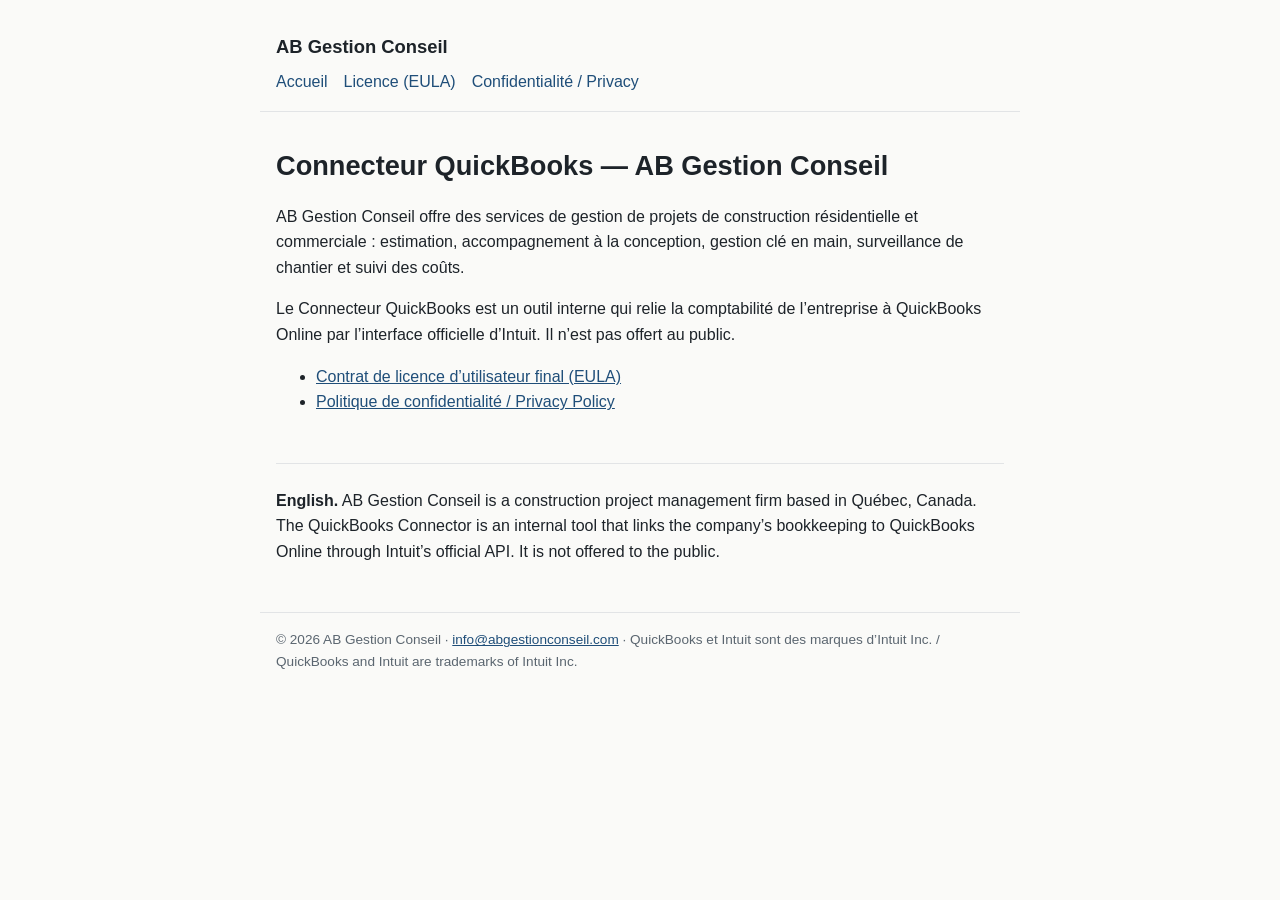
<file: index.html>
<!doctype html><html lang="fr"><head><meta charset="utf-8"><meta name="viewport" content="width=device-width,initial-scale=1"><link rel="stylesheet" href="style.css"><title>AB Gestion Conseil</title></head><body><header><a class="brand" href="index.html">AB Gestion Conseil</a><nav><a href="index.html">Accueil</a><a href="eula.html">Licence (EULA)</a><a href="privacy.html">Confidentialité / Privacy</a></nav></header><main>
<h1>Connecteur QuickBooks — AB Gestion Conseil</h1>
<p>AB Gestion Conseil offre des services de gestion de projets de construction résidentielle et commerciale : estimation, accompagnement à la conception, gestion clé en main, surveillance de chantier et suivi des coûts.</p>
<p>Le Connecteur QuickBooks est un outil interne qui relie la comptabilité de l’entreprise à QuickBooks Online par l’interface officielle d’Intuit. Il n’est pas offert au public.</p>
<ul><li><a href="eula.html">Contrat de licence d’utilisateur final (EULA)</a></li><li><a href="privacy.html">Politique de confidentialité / Privacy Policy</a></li></ul>
<div class="lang"><p lang="en"><strong>English.</strong> AB Gestion Conseil is a construction project management firm based in Québec, Canada. The QuickBooks Connector is an internal tool that links the company’s bookkeeping to QuickBooks Online through Intuit’s official API. It is not offered to the public.</p></div>
</main><footer>© 2026 AB Gestion Conseil · <a href="mailto:info@abgestionconseil.com">info@abgestionconseil.com</a> · QuickBooks et Intuit sont des marques d’Intuit Inc. / QuickBooks and Intuit are trademarks of Intuit Inc.</footer></body></html>
</file>
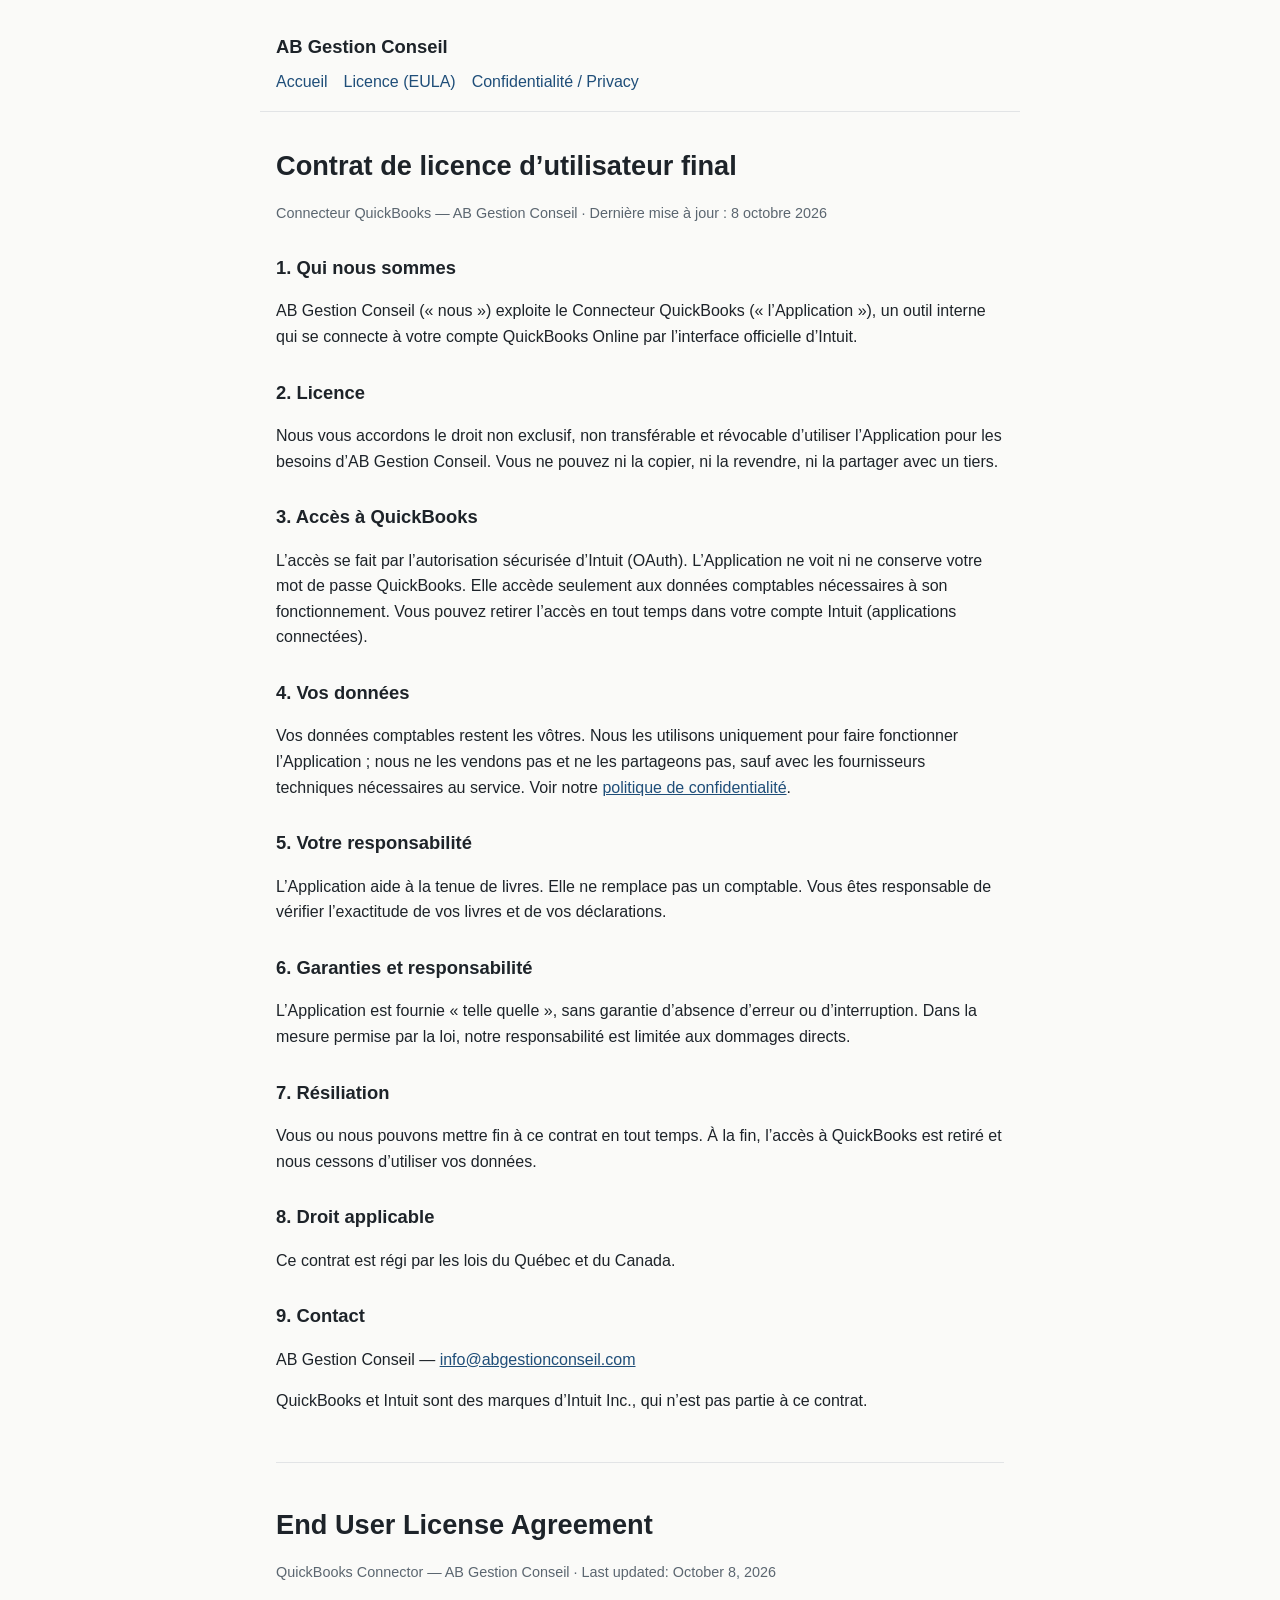
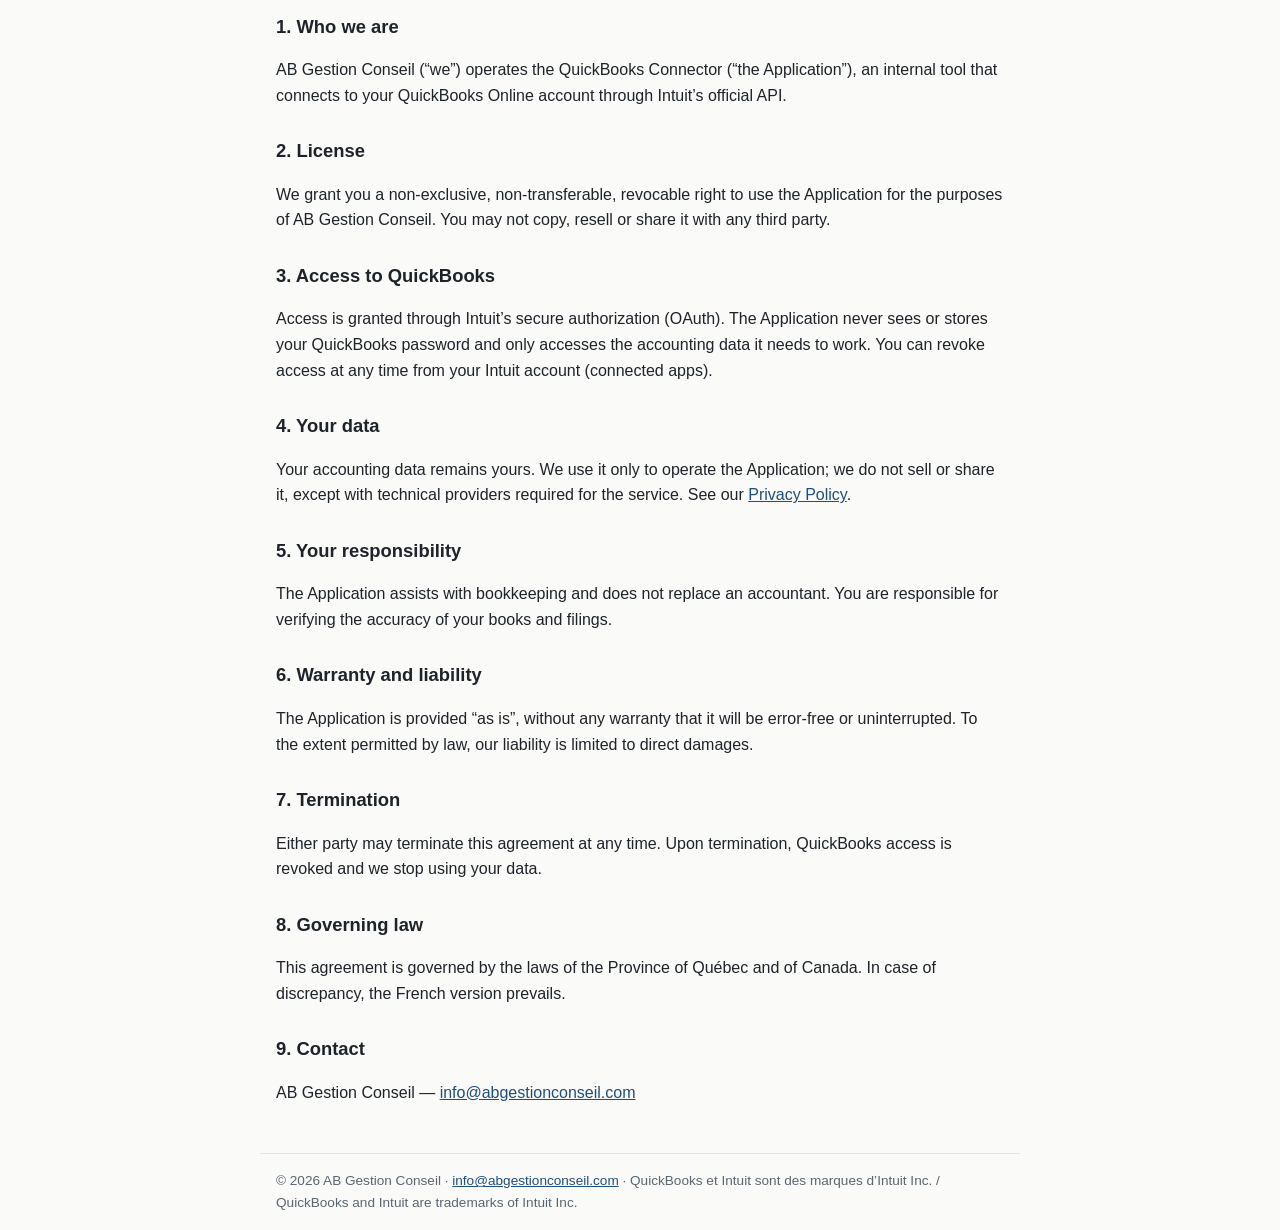
<file: eula.html>
<!doctype html><html lang="fr"><head><meta charset="utf-8"><meta name="viewport" content="width=device-width,initial-scale=1"><link rel="stylesheet" href="style.css"><title>Licence d’utilisation</title></head><body><header><a class="brand" href="index.html">AB Gestion Conseil</a><nav><a href="index.html">Accueil</a><a href="eula.html">Licence (EULA)</a><a href="privacy.html">Confidentialité / Privacy</a></nav></header><main>
<h1>Contrat de licence d’utilisateur final</h1><p class="date">Connecteur QuickBooks — AB Gestion Conseil · Dernière mise à jour : 8 octobre 2026</p>
<h2>1. Qui nous sommes</h2><p>AB Gestion Conseil (« nous ») exploite le Connecteur QuickBooks (« l’Application »), un outil interne qui se connecte à votre compte QuickBooks Online par l’interface officielle d’Intuit.</p>
<h2>2. Licence</h2><p>Nous vous accordons le droit non exclusif, non transférable et révocable d’utiliser l’Application pour les besoins d’AB Gestion Conseil. Vous ne pouvez ni la copier, ni la revendre, ni la partager avec un tiers.</p>
<h2>3. Accès à QuickBooks</h2><p>L’accès se fait par l’autorisation sécurisée d’Intuit (OAuth). L’Application ne voit ni ne conserve votre mot de passe QuickBooks. Elle accède seulement aux données comptables nécessaires à son fonctionnement. Vous pouvez retirer l’accès en tout temps dans votre compte Intuit (applications connectées).</p>
<h2>4. Vos données</h2><p>Vos données comptables restent les vôtres. Nous les utilisons uniquement pour faire fonctionner l’Application ; nous ne les vendons pas et ne les partageons pas, sauf avec les fournisseurs techniques nécessaires au service. Voir notre <a href="privacy.html">politique de confidentialité</a>.</p>
<h2>5. Votre responsabilité</h2><p>L’Application aide à la tenue de livres. Elle ne remplace pas un comptable. Vous êtes responsable de vérifier l’exactitude de vos livres et de vos déclarations.</p>
<h2>6. Garanties et responsabilité</h2><p>L’Application est fournie « telle quelle », sans garantie d’absence d’erreur ou d’interruption. Dans la mesure permise par la loi, notre responsabilité est limitée aux dommages directs.</p>
<h2>7. Résiliation</h2><p>Vous ou nous pouvons mettre fin à ce contrat en tout temps. À la fin, l’accès à QuickBooks est retiré et nous cessons d’utiliser vos données.</p>
<h2>8. Droit applicable</h2><p>Ce contrat est régi par les lois du Québec et du Canada.</p>
<h2>9. Contact</h2><p>AB Gestion Conseil — <a href="mailto:info@abgestionconseil.com">info@abgestionconseil.com</a></p>
<p>QuickBooks et Intuit sont des marques d’Intuit Inc., qui n’est pas partie à ce contrat.</p>
<div class="lang" lang="en">
<h1>End User License Agreement</h1><p class="date">QuickBooks Connector — AB Gestion Conseil · Last updated: October 8, 2026</p>
<h2>1. Who we are</h2><p>AB Gestion Conseil (“we”) operates the QuickBooks Connector (“the Application”), an internal tool that connects to your QuickBooks Online account through Intuit’s official API.</p>
<h2>2. License</h2><p>We grant you a non-exclusive, non-transferable, revocable right to use the Application for the purposes of AB Gestion Conseil. You may not copy, resell or share it with any third party.</p>
<h2>3. Access to QuickBooks</h2><p>Access is granted through Intuit’s secure authorization (OAuth). The Application never sees or stores your QuickBooks password and only accesses the accounting data it needs to work. You can revoke access at any time from your Intuit account (connected apps).</p>
<h2>4. Your data</h2><p>Your accounting data remains yours. We use it only to operate the Application; we do not sell or share it, except with technical providers required for the service. See our <a href="privacy.html">Privacy Policy</a>.</p>
<h2>5. Your responsibility</h2><p>The Application assists with bookkeeping and does not replace an accountant. You are responsible for verifying the accuracy of your books and filings.</p>
<h2>6. Warranty and liability</h2><p>The Application is provided “as is”, without any warranty that it will be error-free or uninterrupted. To the extent permitted by law, our liability is limited to direct damages.</p>
<h2>7. Termination</h2><p>Either party may terminate this agreement at any time. Upon termination, QuickBooks access is revoked and we stop using your data.</p>
<h2>8. Governing law</h2><p>This agreement is governed by the laws of the Province of Québec and of Canada. In case of discrepancy, the French version prevails.</p>
<h2>9. Contact</h2><p>AB Gestion Conseil — <a href="mailto:info@abgestionconseil.com">info@abgestionconseil.com</a></p>
</div></main><footer>© 2026 AB Gestion Conseil · <a href="mailto:info@abgestionconseil.com">info@abgestionconseil.com</a> · QuickBooks et Intuit sont des marques d’Intuit Inc. / QuickBooks and Intuit are trademarks of Intuit Inc.</footer></body></html>
</file>
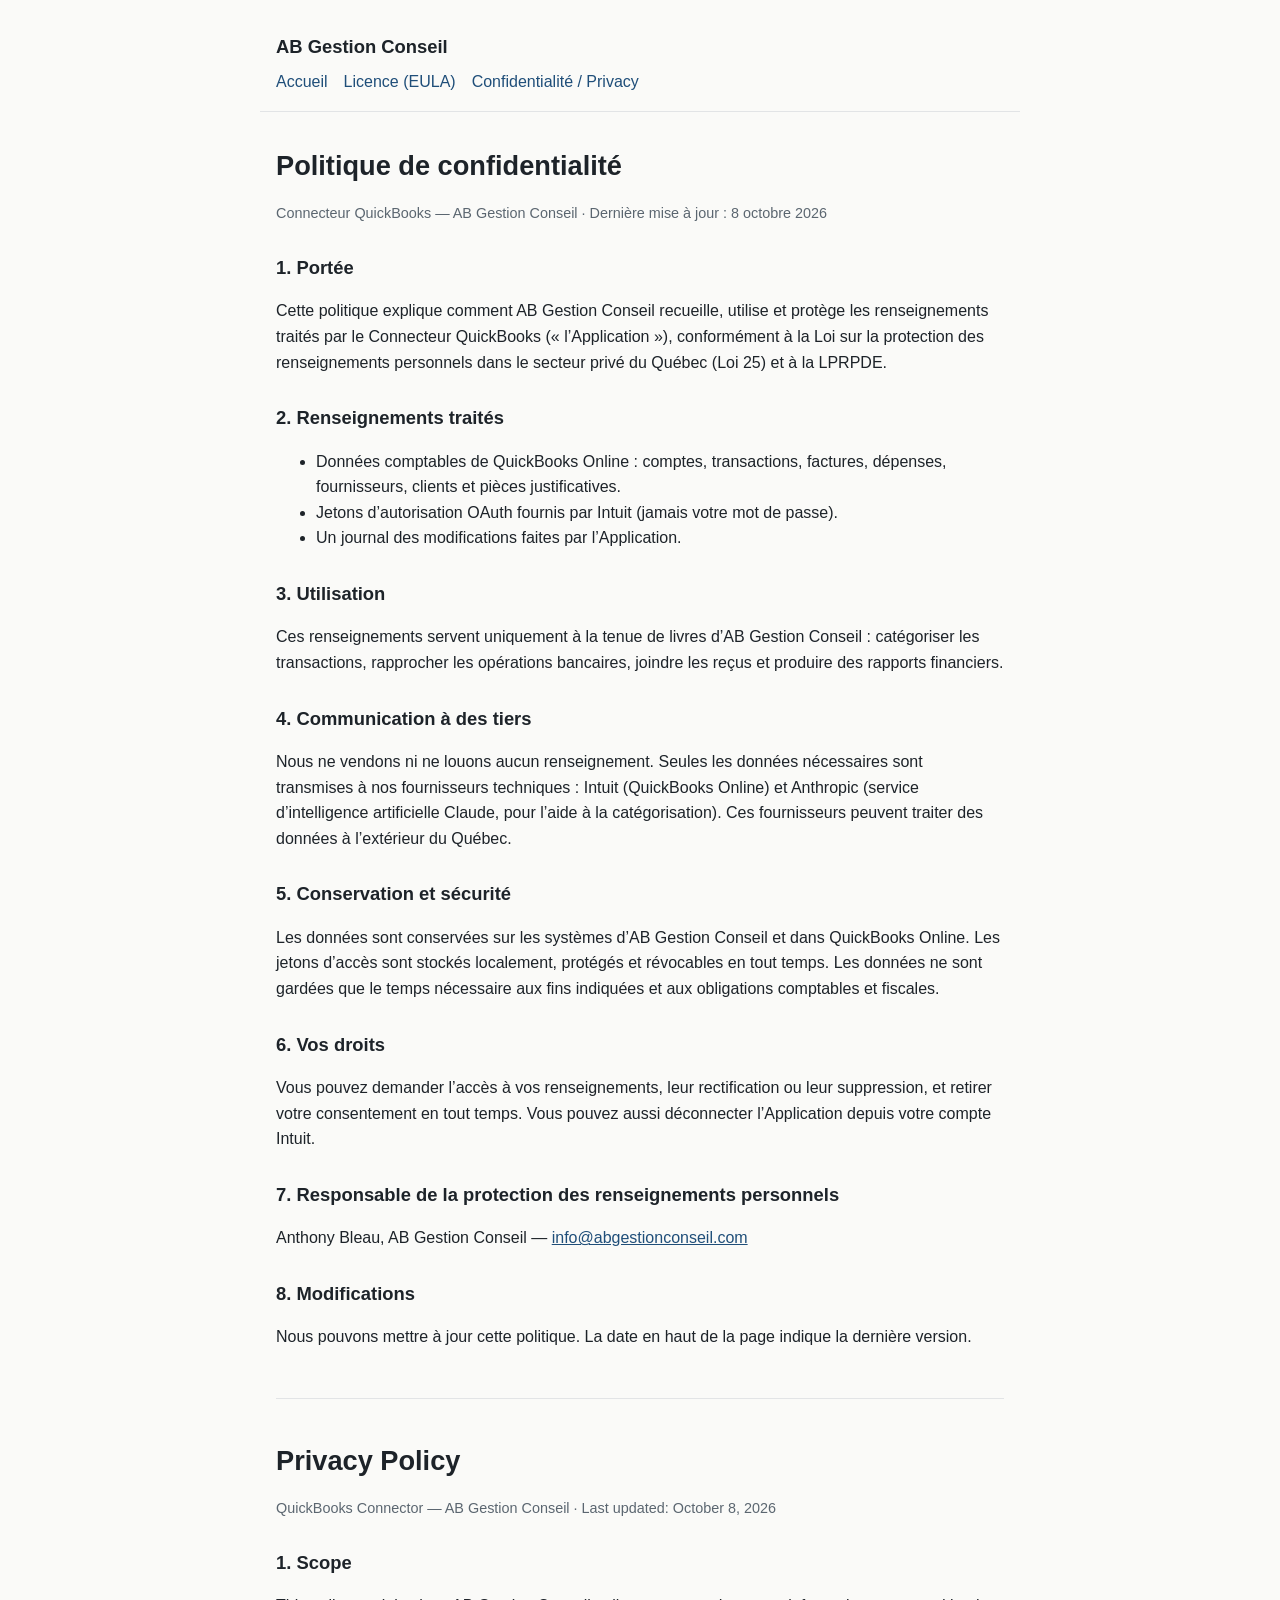
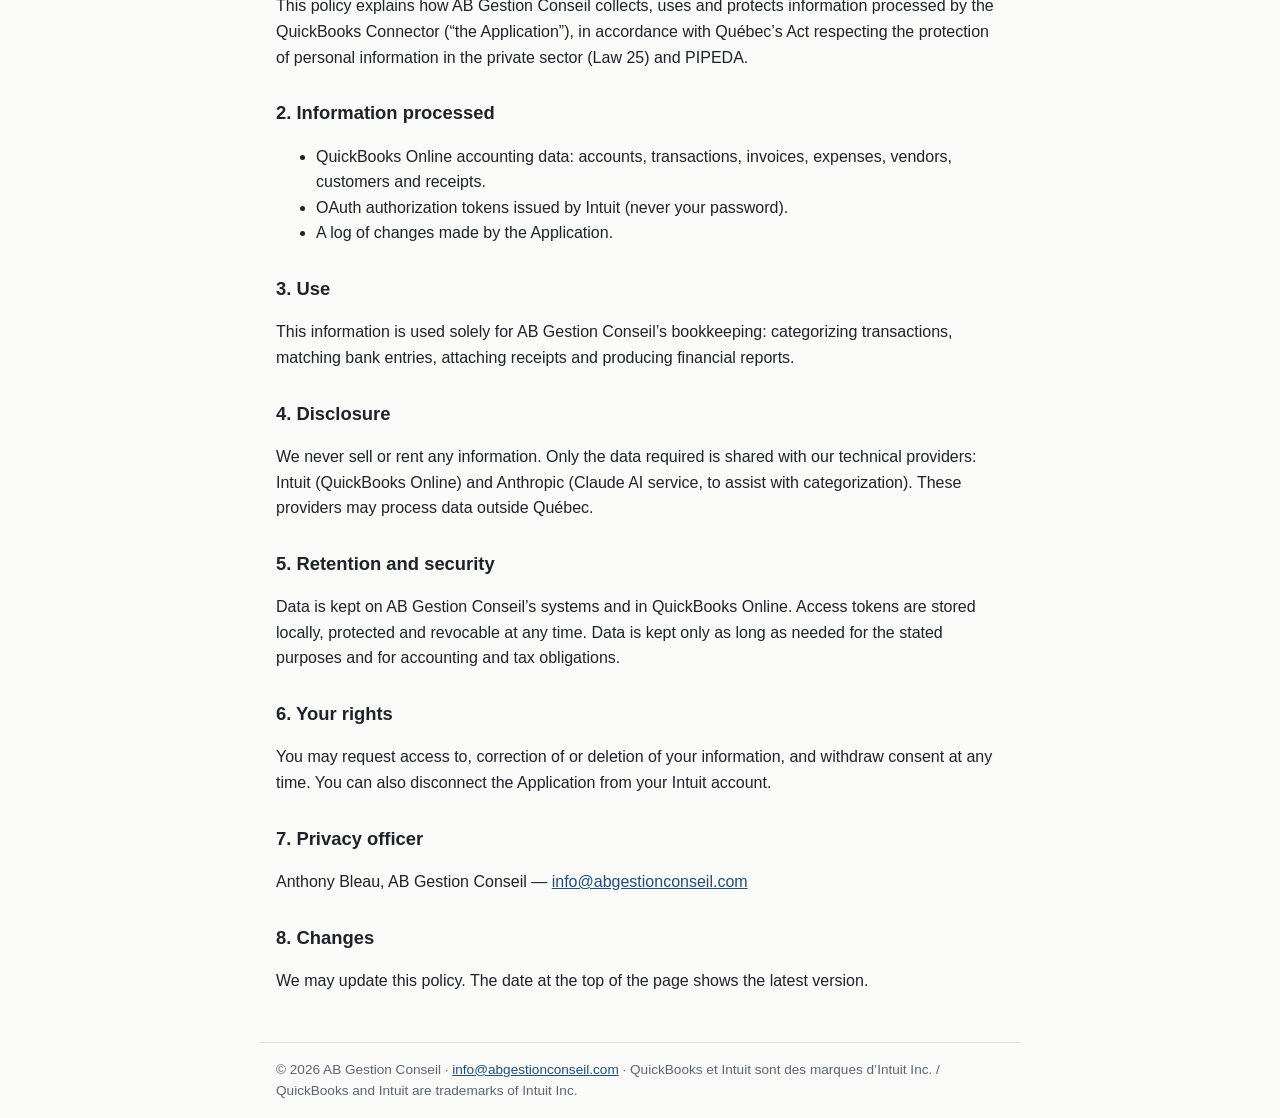
<file: privacy.html>
<!doctype html><html lang="fr"><head><meta charset="utf-8"><meta name="viewport" content="width=device-width,initial-scale=1"><link rel="stylesheet" href="style.css"><title>Politique de confidentialité</title></head><body><header><a class="brand" href="index.html">AB Gestion Conseil</a><nav><a href="index.html">Accueil</a><a href="eula.html">Licence (EULA)</a><a href="privacy.html">Confidentialité / Privacy</a></nav></header><main>
<h1>Politique de confidentialité</h1><p class="date">Connecteur QuickBooks — AB Gestion Conseil · Dernière mise à jour : 8 octobre 2026</p>
<h2>1. Portée</h2><p>Cette politique explique comment AB Gestion Conseil recueille, utilise et protège les renseignements traités par le Connecteur QuickBooks (« l’Application »), conformément à la Loi sur la protection des renseignements personnels dans le secteur privé du Québec (Loi 25) et à la LPRPDE.</p>
<h2>2. Renseignements traités</h2><ul><li>Données comptables de QuickBooks Online : comptes, transactions, factures, dépenses, fournisseurs, clients et pièces justificatives.</li><li>Jetons d’autorisation OAuth fournis par Intuit (jamais votre mot de passe).</li><li>Un journal des modifications faites par l’Application.</li></ul>
<h2>3. Utilisation</h2><p>Ces renseignements servent uniquement à la tenue de livres d’AB Gestion Conseil : catégoriser les transactions, rapprocher les opérations bancaires, joindre les reçus et produire des rapports financiers.</p>
<h2>4. Communication à des tiers</h2><p>Nous ne vendons ni ne louons aucun renseignement. Seules les données nécessaires sont transmises à nos fournisseurs techniques : Intuit (QuickBooks Online) et Anthropic (service d’intelligence artificielle Claude, pour l’aide à la catégorisation). Ces fournisseurs peuvent traiter des données à l’extérieur du Québec.</p>
<h2>5. Conservation et sécurité</h2><p>Les données sont conservées sur les systèmes d’AB Gestion Conseil et dans QuickBooks Online. Les jetons d’accès sont stockés localement, protégés et révocables en tout temps. Les données ne sont gardées que le temps nécessaire aux fins indiquées et aux obligations comptables et fiscales.</p>
<h2>6. Vos droits</h2><p>Vous pouvez demander l’accès à vos renseignements, leur rectification ou leur suppression, et retirer votre consentement en tout temps. Vous pouvez aussi déconnecter l’Application depuis votre compte Intuit.</p>
<h2>7. Responsable de la protection des renseignements personnels</h2><p>Anthony Bleau, AB Gestion Conseil — <a href="mailto:info@abgestionconseil.com">info@abgestionconseil.com</a></p>
<h2>8. Modifications</h2><p>Nous pouvons mettre à jour cette politique. La date en haut de la page indique la dernière version.</p>
<div class="lang" lang="en">
<h1>Privacy Policy</h1><p class="date">QuickBooks Connector — AB Gestion Conseil · Last updated: October 8, 2026</p>
<h2>1. Scope</h2><p>This policy explains how AB Gestion Conseil collects, uses and protects information processed by the QuickBooks Connector (“the Application”), in accordance with Québec’s Act respecting the protection of personal information in the private sector (Law 25) and PIPEDA.</p>
<h2>2. Information processed</h2><ul><li>QuickBooks Online accounting data: accounts, transactions, invoices, expenses, vendors, customers and receipts.</li><li>OAuth authorization tokens issued by Intuit (never your password).</li><li>A log of changes made by the Application.</li></ul>
<h2>3. Use</h2><p>This information is used solely for AB Gestion Conseil’s bookkeeping: categorizing transactions, matching bank entries, attaching receipts and producing financial reports.</p>
<h2>4. Disclosure</h2><p>We never sell or rent any information. Only the data required is shared with our technical providers: Intuit (QuickBooks Online) and Anthropic (Claude AI service, to assist with categorization). These providers may process data outside Québec.</p>
<h2>5. Retention and security</h2><p>Data is kept on AB Gestion Conseil’s systems and in QuickBooks Online. Access tokens are stored locally, protected and revocable at any time. Data is kept only as long as needed for the stated purposes and for accounting and tax obligations.</p>
<h2>6. Your rights</h2><p>You may request access to, correction of or deletion of your information, and withdraw consent at any time. You can also disconnect the Application from your Intuit account.</p>
<h2>7. Privacy officer</h2><p>Anthony Bleau, AB Gestion Conseil — <a href="mailto:info@abgestionconseil.com">info@abgestionconseil.com</a></p>
<h2>8. Changes</h2><p>We may update this policy. The date at the top of the page shows the latest version.</p>
</div></main><footer>© 2026 AB Gestion Conseil · <a href="mailto:info@abgestionconseil.com">info@abgestionconseil.com</a> · QuickBooks et Intuit sont des marques d’Intuit Inc. / QuickBooks and Intuit are trademarks of Intuit Inc.</footer></body></html>
</file>
<file: style.css>
:root{--bg:#fafaf8;--fg:#1d2329;--muted:#5b6670;--accent:#1f4e79;--line:#e2e4e6}
@media (prefers-color-scheme:dark){:root{--bg:#14181c;--fg:#e8eaec;--muted:#9aa4ad;--accent:#7fb2e5;--line:#2a3138}}
*{box-sizing:border-box}
body{margin:0;background:var(--bg);color:var(--fg);font:16px/1.6 -apple-system,BlinkMacSystemFont,"Segoe UI",Roboto,sans-serif}
header,main,footer{max-width:760px;margin:0 auto;padding:0 16px}
header{padding-top:32px;border-bottom:1px solid var(--line);padding-bottom:16px}
header a.brand{font-weight:700;color:var(--fg);text-decoration:none;font-size:1.15rem}
nav{margin-top:8px}nav a{margin-right:16px;color:var(--accent);text-decoration:none}nav a:hover{text-decoration:underline}
h1{font-size:1.7rem;margin:32px 0 4px}h2{font-size:1.15rem;margin-top:28px}
.date{color:var(--muted);font-size:.9rem}
.lang{border-top:1px solid var(--line);margin-top:48px;padding-top:8px}
a{color:var(--accent)}
footer{border-top:1px solid var(--line);margin-top:48px;padding:16px;color:var(--muted);font-size:.85rem}
</file>
